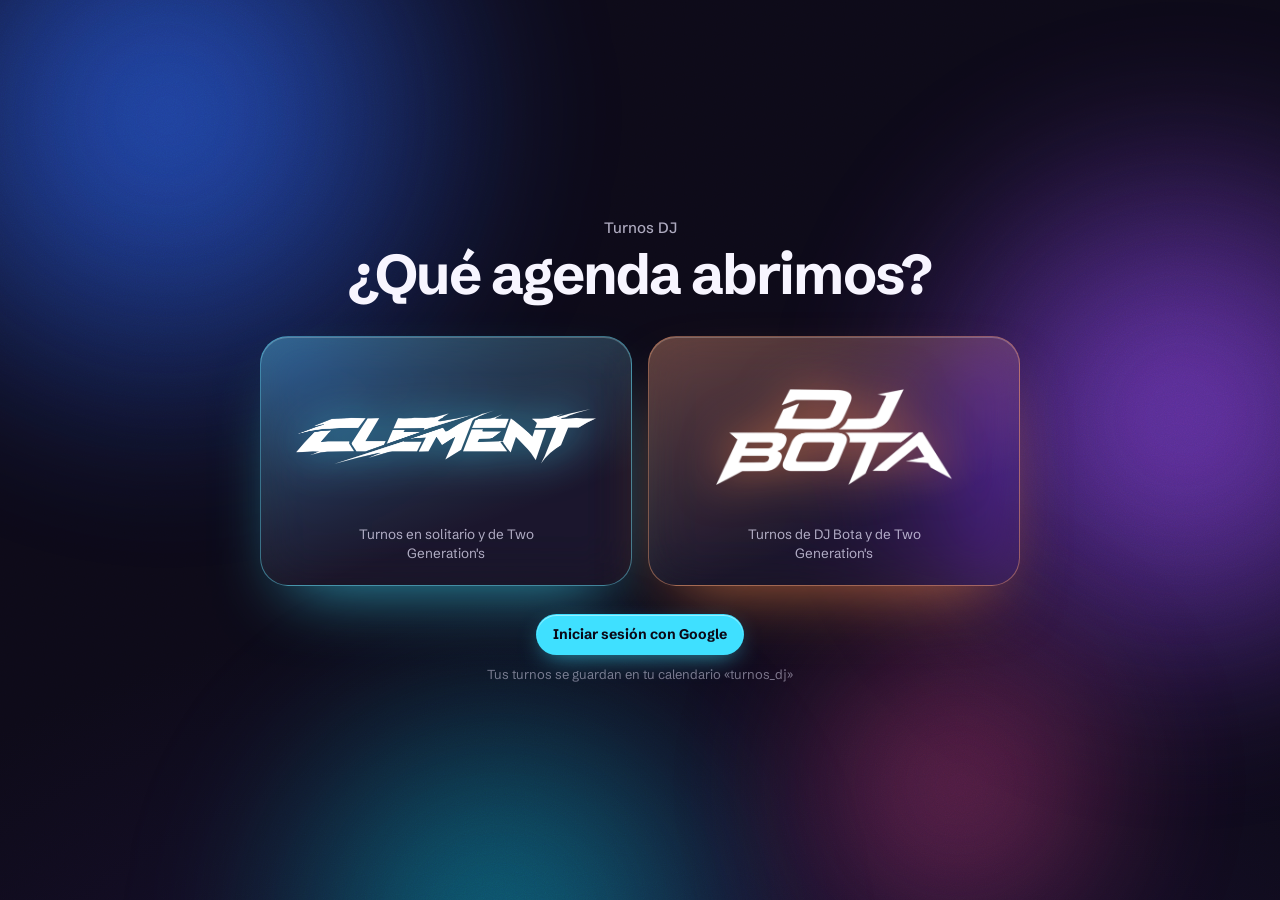
<file: index.html>
<!DOCTYPE html>
<html lang="es">
<head>
<meta charset="UTF-8">
<meta name="viewport" content="width=device-width, initial-scale=1">
<title>Turnos DJ</title>
<meta http-equiv="refresh" content="0; url=turnos/">
<link rel="canonical" href="turnos/">
<script>location.replace('turnos/' + location.search + location.hash);</script>
</head>
<body style="font-family:system-ui,sans-serif;background:#0A0A10;color:#fff;display:grid;place-items:center;min-height:100vh;margin:0">
<p>Abriendo <a href="turnos/" style="color:#4C8DFF">Turnos DJ</a>…</p>
<script>
/* Quita el service worker antiguo de la app de Exámenes (ya no existe) */
if ('serviceWorker' in navigator) navigator.serviceWorker.getRegistrations()
  .then(rs => rs.forEach(r => { if (!new URL(r.scope).pathname.includes('/turnos/')) r.unregister(); })).catch(() => {});
</script>
</body>
</html>
</file>
<file: turnos/app.css>
/* Turnos DJ — panel «Liquid Glass»
   Paneles de cristal esmerilado sobre luces de sala en movimiento. Cada DJ tiene su
   iluminación: CLEMENT en láser cian y violeta, DJ Bota en naranja y magenta. */
:root{
  --stage:#0D0A18;
  --glass:rgba(255,255,255,.075);
  --glass-2:rgba(255,255,255,.12);
  --glass-hi:rgba(255,255,255,.22);
  --edge:rgba(255,255,255,.14);
  --edge-2:rgba(255,255,255,.26);
  --text:#F7F5FF; --text2:rgba(236,232,255,.72); --text3:rgba(236,232,255,.48);
  --clement:#3FE0FF; --bota:#FF8A4C; --tg:#6BF2B5;
  --money:#FFD35C; --danger:#FF6B86; --ok:#6BF2B5;
  --accent:var(--clement); --accent-ink:#0B0816;
  --l1:#2E6BFF; --l2:#9B4DFF; --l3:#00C2D6; --l4:#FF4FA3;
  --r-xl:28px; --r:22px; --r-sm:14px;
  --blur:blur(26px) saturate(170%);
  --safe-t:env(safe-area-inset-top,0px); --safe-b:env(safe-area-inset-bottom,0px);
  --font:"Schibsted Grotesk",-apple-system,BlinkMacSystemFont,"Segoe UI",Roboto,Arial,sans-serif;
  --font-d:"Big Shoulders Display","Arial Narrow",Impact,sans-serif;
  --ease-out:cubic-bezier(.16,1,.3,1);
  --spring:cubic-bezier(.34,1.56,.64,1);
  color-scheme:dark;
}
html[data-owner="DJ Bota"]{--l1:#FF6A2B;--l2:#D9327A;--l3:#FFB13B;--l4:#7A3DFF}
*{box-sizing:border-box;-webkit-tap-highlight-color:transparent}
html{background:var(--stage)}
html,body{margin:0;color:var(--text);font-family:var(--font);font-size:16px;line-height:1.4;-webkit-font-smoothing:antialiased;-webkit-text-size-adjust:100%}
body{min-height:100vh;min-height:100dvh;overscroll-behavior-y:none}
button{font:inherit;color:inherit;border:0;background:none;padding:0;cursor:pointer}
input,select,textarea{font:inherit;color:var(--text)}
h1,h2,h3,h4{margin:0}
svg{width:18px;height:18px;fill:none;stroke:currentColor;stroke-width:2;stroke-linecap:round;stroke-linejoin:round;flex:none}
.hidden{display:none!important}
:focus-visible{outline:2px solid var(--accent);outline-offset:3px;border-radius:10px}

/* ───── Luces de sala ───── */
.bg{position:fixed;inset:0;z-index:-1;overflow:hidden;background:radial-gradient(120% 90% at 50% 120%,#1A1033 0%,var(--stage) 60%)}
.orb{position:absolute;border-radius:50%;filter:blur(70px);opacity:.75;will-change:transform;transition:background 1.2s}
.o1{width:62vmax;height:62vmax;left:-18vmax;top:-22vmax;background:radial-gradient(circle,var(--l1),transparent 65%);animation:drift1 26s ease-in-out infinite}
.o2{width:55vmax;height:55vmax;right:-20vmax;top:5vmax;background:radial-gradient(circle,var(--l2),transparent 65%);animation:drift2 31s ease-in-out infinite}
.o3{width:48vmax;height:48vmax;left:15vmax;bottom:-26vmax;background:radial-gradient(circle,var(--l3),transparent 65%);opacity:.55;animation:drift3 23s ease-in-out infinite}
.o4{width:34vmax;height:34vmax;right:8vmax;bottom:-8vmax;background:radial-gradient(circle,var(--l4),transparent 65%);opacity:.45;animation:drift1 37s ease-in-out infinite reverse}
.bg::after{content:"";position:absolute;inset:0;opacity:.35;mix-blend-mode:overlay;
  background-image:url("data:image/svg+xml,%3Csvg xmlns='http://www.w3.org/2000/svg' width='160' height='160'%3E%3Cfilter id='n'%3E%3CfeTurbulence type='fractalNoise' baseFrequency='.9' numOctaves='2' stitchTiles='stitch'/%3E%3C/filter%3E%3Crect width='100%25' height='100%25' filter='url(%23n)' opacity='.5'/%3E%3C/svg%3E")}
@keyframes drift1{0%,100%{transform:translate(0,0) scale(1)}50%{transform:translate(12vmax,9vmax) scale(1.12)}}
@keyframes drift2{0%,100%{transform:translate(0,0) scale(1)}50%{transform:translate(-10vmax,14vmax) scale(.9)}}
@keyframes drift3{0%,100%{transform:translate(0,0)}50%{transform:translate(14vmax,-8vmax)}}

/* ───── Cristal ───── */
.glass{position:relative;isolation:isolate;background:linear-gradient(155deg,var(--glass-2) 0%,var(--glass) 45%,rgba(255,255,255,.04) 100%);
  -webkit-backdrop-filter:var(--blur);backdrop-filter:var(--blur);border:1px solid var(--edge);border-radius:var(--r);
  box-shadow:inset 0 1px 0 var(--glass-hi),inset 0 -1px 0 rgba(255,255,255,.04),0 24px 60px -24px rgba(0,0,0,.55)}
/* Brillo que sigue al dedo o al ratón */
.glass::before{content:"";position:absolute;inset:0;border-radius:inherit;pointer-events:none;z-index:-1;opacity:0;transition:opacity .35s;
  background:radial-gradient(420px circle at var(--mx,50%) var(--my,0%),rgba(255,255,255,.13),transparent 45%)}
.glass:hover::before{opacity:1}
.lift{transition:transform .45s var(--spring),box-shadow .45s,border-color .3s}
.lift:hover{transform:translateY(-5px);border-color:var(--edge-2);box-shadow:inset 0 1px 0 var(--glass-hi),0 34px 70px -26px rgba(0,0,0,.65)}

/* ───── Estructura ───── */
#app{max-width:1320px;margin:0 auto;padding:calc(var(--safe-t) + 14px) 16px calc(112px + var(--safe-b))}
@media (min-width:1000px){#app{padding:calc(var(--safe-t) + 18px) 28px 40px 116px}}
.board{display:grid;gap:16px;grid-template-columns:repeat(12,minmax(0,1fr))}
.board > *{grid-column:1 / -1;min-width:0}
@media (min-width:1000px){
  .c-8{grid-column:span 8!important}.c-4{grid-column:span 4!important}
  .c-5{grid-column:span 5!important}.c-3{grid-column:span 3!important}.c-7{grid-column:span 7!important}
}
@media (min-width:700px) and (max-width:999px){.c-half{grid-column:span 6!important}}
/* En móvil y tablet primero lo urgente: el próximo turno y la semana */
@media (max-width:999px){
  .o-hello{order:0}.o-connect{order:1}.o-pass{order:2}.o-kpis{order:3}.o-week{order:4}.o-table{order:5}
  .o-year{order:6}.o-team{order:7}.o-filt{order:7}.o-chart{order:8}.o-cal{order:9}.o-venues{order:10}.o-goal{order:11}
}
.o-goal{container-type:inline-size}
@container (max-width:340px){.goal{flex-direction:column;text-align:center}.goal-t p{margin-bottom:10px}}
.panel{padding:20px}
.ph{display:flex;align-items:center;justify-content:space-between;gap:12px;flex-wrap:wrap;margin-bottom:16px}
.ph h3{font-size:17px;font-weight:700;letter-spacing:-.01em}
.ph p{margin:2px 0 0;font-size:13px;color:var(--text2)}
.anchor{scroll-margin-top:90px}

/* ───── Barra superior ───── */
.topbar{position:sticky;top:calc(var(--safe-t) + 10px);z-index:30;display:flex;align-items:center;justify-content:space-between;gap:10px;padding:8px 8px 8px 10px;border-radius:999px;margin-bottom:22px}
.who{display:flex;align-items:center;gap:10px;min-width:0;padding:4px 12px 4px 6px;border-radius:999px;transition:background .25s}
.who:hover{background:rgba(255,255,255,.08)}
.who .wm{height:26px;width:auto;filter:drop-shadow(0 0 12px color-mix(in srgb,var(--accent) 55%,transparent))}
.who .wm.two{height:36px}                       /* logo de DJ BOTA: dos líneas */
.who .sw{color:var(--text3);display:flex}
.who .sw svg{width:15px;height:15px}
.tabs{display:none;gap:4px;padding:4px;border-radius:999px;background:rgba(0,0,0,.18);box-shadow:inset 0 1px 2px rgba(0,0,0,.25)}
@media (min-width:1000px){.tabs{display:flex}}
.tabs button{display:flex;align-items:center;gap:7px;padding:8px 15px;border-radius:999px;font-size:13.5px;font-weight:600;color:var(--text2);transition:color .25s,background .35s var(--ease-out),box-shadow .35s}
.tabs button svg{width:15px;height:15px}
.tabs button:hover{color:var(--text)}
.tabs button.on{color:var(--text);background:rgba(255,255,255,.14);box-shadow:inset 0 1px 0 rgba(255,255,255,.25),0 4px 14px rgba(0,0,0,.25)}
.tools{display:flex;align-items:center;gap:6px}
.iconbtn{width:40px;height:40px;border-radius:50%;display:grid;place-items:center;background:rgba(255,255,255,.08);border:1px solid var(--edge);color:var(--text2);transition:color .2s,background .2s,transform .2s var(--spring)}
.iconbtn:hover{color:var(--text);background:rgba(255,255,255,.14)}
.iconbtn:active{transform:scale(.9)}
.tools .addtop{display:none}
@media (min-width:1000px){.tools .addtop{display:inline-flex}}

/* Estado de sincronización: mini ecualizador */
.sync{display:inline-flex;align-items:center;gap:9px;height:40px;padding:0 14px 0 13px;border-radius:999px;background:rgba(255,255,255,.08);border:1px solid var(--edge);font-size:13px;font-weight:600;color:var(--text2);white-space:nowrap;transition:background .2s}
.sync:hover{background:rgba(255,255,255,.14)}
.eq{display:flex;align-items:flex-end;gap:2px;height:14px}
.eq i{width:3px;border-radius:2px;background:var(--text3);height:40%}
.eq i:nth-child(2){height:75%}.eq i:nth-child(3){height:55%}
[data-s=ok] .eq i{background:var(--ok)}
[data-s=syncing] .eq i,[data-s=pending] .eq i{background:var(--money);animation:eq .9s ease-in-out infinite}
[data-s=syncing] .eq i:nth-child(2),[data-s=pending] .eq i:nth-child(2){animation-delay:-.3s}
[data-s=syncing] .eq i:nth-child(3),[data-s=pending] .eq i:nth-child(3){animation-delay:-.6s}
[data-s=error] .eq i,[data-s=reauth] .eq i,[data-s=nocal] .eq i{background:var(--danger)}
@keyframes eq{0%,100%{height:25%}50%{height:100%}}
@media (max-width:480px){.sync .txt{display:none}.sync{padding:0 13px}}

/* ───── Saludo ───── */
.hello{display:flex;align-items:flex-end;justify-content:space-between;gap:16px;flex-wrap:wrap;margin:0 4px 4px}
.hello h1{font-size:clamp(26px,5vw,38px);font-weight:700;letter-spacing:-.025em;line-height:1.05}
.hello p{margin:6px 0 0;color:var(--text2);font-size:14.5px}
.seg{display:flex;gap:3px;padding:4px;border-radius:999px}
.seg button{padding:8px 16px;border-radius:999px;font-size:13.5px;font-weight:600;color:var(--text2);transition:background .35s var(--ease-out),color .25s}
.seg button.on{background:var(--text);color:var(--stage)}

/* ───── Botones ───── */
.btn{display:inline-flex;align-items:center;justify-content:center;gap:7px;border:1px solid var(--edge);background:rgba(255,255,255,.1);color:var(--text);padding:10px 16px;border-radius:999px;font-size:14px;font-weight:600;transition:background .2s,transform .2s var(--spring),filter .2s}
.btn:hover{background:rgba(255,255,255,.16)}
.btn:active{transform:scale(.96)}
.btn.primary{background:var(--accent);color:var(--accent-ink);border-color:transparent;font-weight:700;box-shadow:0 8px 24px -8px color-mix(in srgb,var(--accent) 70%,transparent),inset 0 1px 0 rgba(255,255,255,.45)}
.btn.primary:hover{filter:brightness(1.08)}
.btn.small{padding:8px 13px;font-size:13px}
.btn.danger{color:var(--danger)}
.btn svg{width:16px;height:16px}
a.btn{text-decoration:none}

/* ───── Conexión ───── */
.connect{display:flex;align-items:center;justify-content:space-between;gap:14px;flex-wrap:wrap;padding:18px 20px}
.connect b{display:block;font-size:15px;margin-bottom:2px}
.connect span{font-size:13.5px;color:var(--text2)}

/* Aviso: aún no ves los turnos de tu socio */
.hint{display:flex;align-items:center;justify-content:space-between;gap:14px;flex-wrap:wrap;padding:18px 20px;border-color:color-mix(in srgb,var(--accent) 40%,var(--edge))}
.hint b{display:block;font-size:15px;margin-bottom:2px}
.hint span{font-size:13.5px;color:var(--text2)}
.hint > div{flex:1 1 280px}
.ro-tag{display:inline-block;font-size:12px;font-weight:600;color:var(--text3);white-space:nowrap;padding:4px 9px;border-radius:999px;background:rgba(255,255,255,.06)}

/* ───── KPIs ───── */
.kpis{display:grid;grid-template-columns:repeat(2,minmax(0,1fr));gap:12px}
@media (min-width:1000px){.kpis{grid-template-columns:repeat(4,minmax(0,1fr));gap:16px}}
.kpi{--kc:var(--accent);padding:16px 16px 14px;overflow:hidden}
.kpi-h{display:flex;align-items:center;gap:9px;font-size:13px;color:var(--text2);font-weight:600}
.kpi-ic{width:32px;height:32px;border-radius:10px;display:grid;place-items:center;color:var(--kc);background:color-mix(in srgb,var(--kc) 16%,transparent);box-shadow:inset 0 1px 0 rgba(255,255,255,.18)}
.kpi-ic svg{width:16px;height:16px}
.kpi-v{font-family:var(--font-d);font-weight:900;font-size:clamp(34px,6vw,44px);line-height:1;margin:14px 0 10px;font-variant-numeric:tabular-nums;letter-spacing:.005em}
.kpi-f{display:flex;align-items:flex-end;justify-content:space-between;gap:8px}
.delta{display:inline-flex;align-items:center;gap:3px;padding:3px 8px;border-radius:999px;font-size:12px;font-weight:700;white-space:nowrap;background:rgba(255,255,255,.08);color:var(--text2)}
.delta.up{color:var(--ok);background:color-mix(in srgb,var(--ok) 14%,transparent)}
.delta.down{color:var(--danger);background:color-mix(in srgb,var(--danger) 14%,transparent)}
.spark{width:56%;max-width:120px;height:34px;overflow:visible}
.spark .ln{fill:none;stroke:var(--kc);stroke-width:2;vector-effect:non-scaling-stroke;filter:drop-shadow(0 2px 6px color-mix(in srgb,var(--kc) 60%,transparent))}
.spark .ar{stroke:none}
.enter .spark .ln{stroke-dasharray:1;stroke-dashoffset:1;animation:draw 1.4s var(--ease-out) forwards .5s}
@keyframes draw{to{stroke-dashoffset:0}}

/* ───── Gráfico de ingresos ───── */
.chart{position:relative;display:grid;grid-template-columns:repeat(12,minmax(0,1fr));gap:clamp(4px,1.4vw,14px);height:250px;align-items:end;padding-top:30px}
.col{position:relative;display:flex;flex-direction:column;align-items:center;gap:8px;height:100%}
.col .trk{position:relative;flex:1;width:100%;max-width:46px;border-radius:999px;background:rgba(255,255,255,.06);box-shadow:inset 0 1px 0 rgba(255,255,255,.08);display:flex;align-items:flex-end;overflow:visible}
.col .fill{position:relative;width:100%;border-radius:999px;display:flex;flex-direction:column-reverse;overflow:hidden;transform-origin:bottom;
  background:linear-gradient(180deg,rgba(255,255,255,.55),rgba(255,255,255,.18));box-shadow:inset 0 1px 0 rgba(255,255,255,.6)}
.col .fill .c{background:linear-gradient(180deg,rgba(255,255,255,.75),rgba(255,255,255,.32))}
.col .fill .p{background:repeating-linear-gradient(135deg,rgba(255,211,92,.85) 0 5px,rgba(255,211,92,.55) 5px 10px)}
.col.cur .fill{box-shadow:0 0 28px color-mix(in srgb,var(--accent) 70%,transparent),inset 0 1px 0 rgba(255,255,255,.7)}
.col.cur .fill .c{background:linear-gradient(180deg,color-mix(in srgb,var(--accent) 70%,#fff),var(--accent))}
.col .ml{font-size:12px;color:var(--text3);font-weight:600}
.col.now .ml{color:var(--text)}
.col .tip{position:absolute;bottom:calc(100% + 8px);left:50%;transform:translate(-50%,6px);padding:5px 9px;border-radius:10px;background:var(--text);color:var(--stage);font-size:12px;font-weight:700;white-space:nowrap;opacity:0;pointer-events:none;transition:opacity .2s,transform .3s var(--spring);z-index:2}
.col:hover .tip,.col:focus-visible .tip,.col.cur .tip{opacity:1;transform:translate(-50%,0)}
.enter .col .fill{animation:growY 1.1s var(--ease-out) both}
@keyframes growY{from{transform:scaleY(0)}}
.legend{display:flex;gap:14px;flex-wrap:wrap;font-size:12.5px;color:var(--text2)}
.legend i{display:inline-block;width:10px;height:10px;border-radius:3px;margin-right:6px;vertical-align:-1px}
.big-n{font-family:var(--font-d);font-weight:900;font-size:30px;line-height:1;color:var(--money)}

/* ───── Pase del próximo turno ───── */
.pass{--pc:var(--accent);display:flex;flex-direction:column;overflow:hidden;
  background:linear-gradient(150deg,color-mix(in srgb,var(--pc) 34%,rgba(255,255,255,.1)) 0%,var(--glass) 55%);
  border-color:color-mix(in srgb,var(--pc) 45%,var(--edge))}
.pass-main{padding:20px 20px 16px}
.pass-top{display:flex;align-items:center;justify-content:space-between;gap:10px;margin-bottom:14px;font-size:13px;color:var(--text2);font-weight:600}
.tag{display:inline-flex;align-items:center;gap:6px;padding:4px 10px;border-radius:999px;font-size:12.5px;font-weight:700;color:var(--tc);background:color-mix(in srgb,var(--tc) 16%,transparent);border:1px solid color-mix(in srgb,var(--tc) 35%,transparent)}
.tag .eq{height:11px}.tag .eq i{background:var(--tc);animation:eq .8s ease-in-out infinite}
.tag .eq i:nth-child(2){animation-delay:-.25s}.tag .eq i:nth-child(3){animation-delay:-.5s}
.pass h2{font-family:var(--font-d);font-weight:900;font-size:clamp(36px,7vw,46px);line-height:.92;text-transform:uppercase;margin-bottom:6px;overflow-wrap:anywhere}
.pass-where{margin:0 0 14px;font-size:14.5px;color:var(--text2)}
.pass-info{display:flex;flex-wrap:wrap;gap:10px 22px;margin:0}
.pass-info dt{font-size:12px;color:var(--text3);margin-bottom:2px}
.pass-info dd{margin:0;font-size:14px;font-weight:600}
.pass-stub{position:relative;display:flex;align-items:flex-end;justify-content:space-between;gap:12px;padding:16px 20px 18px;border-top:1.5px dashed color-mix(in srgb,var(--pc) 45%,var(--edge))}
.cd{display:flex;gap:12px}
.cd .u{display:flex;flex-direction:column}
.cd b{font-family:var(--font-d);font-weight:900;font-size:40px;line-height:.95;font-variant-numeric:tabular-nums;color:var(--pc);text-shadow:0 0 24px color-mix(in srgb,var(--pc) 60%,transparent)}
.cd span{font-size:11.5px;color:var(--text2);font-weight:600}
.cd.live{font-family:var(--font-d);font-weight:900;font-size:30px;line-height:1;color:var(--ok)}
.pass-cache{text-align:right}
.pass-cache span{display:block;font-size:12px;color:var(--text3)}
.pass-cache b{font-family:var(--font-d);font-weight:900;font-size:36px;line-height:1;color:var(--money)}
.foil{position:absolute;inset:0;border-radius:inherit;pointer-events:none;z-index:-1;overflow:hidden;opacity:.5;mix-blend-mode:screen}
.foil::before{content:"";position:absolute;inset:-60%;animation:foil 12s linear infinite;
  background:conic-gradient(from 210deg at 50% 50%,transparent 0 18%,rgba(63,224,255,.25) 26%,rgba(160,110,255,.25) 34%,rgba(255,122,69,.2) 42%,transparent 52% 100%)}
@keyframes foil{to{transform:rotate(360deg)}}
.pass.empty{padding:22px 20px;color:var(--text2);font-size:14px}
.pass.empty h2{color:var(--text);font-size:36px}

/* ───── Próximos 7 días ───── */
.week{display:flex;flex-direction:column;gap:6px}
.wk{--dc:var(--accent);display:grid;grid-template-columns:auto 1fr auto;gap:12px;align-items:center;padding:10px 12px;border-radius:16px;background:rgba(255,255,255,.06);border:1px solid rgba(255,255,255,.07);transition:background .2s,transform .3s var(--spring);text-align:left;width:100%}
.wk:hover{background:rgba(255,255,255,.11);transform:translateX(3px)}
.wk .wd{width:44px;text-align:center;line-height:1}
.wk .wd b{display:block;font-family:var(--font-d);font-weight:900;font-size:24px}
.wk .wd span{font-size:11px;color:var(--text3);font-weight:600}
.wk .wt{min-width:0}
.wk .wt b{display:flex;align-items:center;gap:7px;font-size:14px;white-space:nowrap;overflow:hidden;text-overflow:ellipsis}
.wk .wt b::before{content:"";width:7px;height:7px;border-radius:50%;background:var(--dc);flex:none;box-shadow:0 0 8px var(--dc)}
.wk .wt span{display:block;font-size:12.5px;color:var(--text2);white-space:nowrap;overflow:hidden;text-overflow:ellipsis}
.wk .wc{font-family:var(--font-d);font-weight:800;font-size:20px;color:var(--money)}

/* ───── Tabla de turnos ───── */
.tbar{display:flex;gap:10px;flex-wrap:wrap;align-items:center}
.search{display:flex;align-items:center;gap:8px;height:40px;padding:0 14px;border-radius:999px;background:rgba(0,0,0,.2);border:1px solid var(--edge);color:var(--text3);min-width:0;flex:1 1 200px;max-width:320px;transition:border-color .2s,box-shadow .2s}
.search:focus-within{border-color:var(--accent);box-shadow:0 0 0 3px color-mix(in srgb,var(--accent) 22%,transparent)}
.search input{flex:1;min-width:0;background:none;border:0;outline:0;font-size:14px;color:var(--text)}
.search input::placeholder{color:var(--text3)}
.seg.sm{background:rgba(0,0,0,.2);border:1px solid var(--edge)}
.seg.sm button{padding:6px 12px;font-size:13px}
.tbl{width:100%;border-collapse:separate;border-spacing:0 6px;font-size:14px}
.tbl th{text-align:left;font-size:12.5px;color:var(--text3);font-weight:600;padding:0 12px 2px}
.tbl td{padding:12px;background:rgba(255,255,255,.05);border-top:1px solid rgba(255,255,255,.06);border-bottom:1px solid rgba(255,255,255,.06);vertical-align:middle;transition:background .2s}
.tbl td:first-child{border-left:1px solid rgba(255,255,255,.06);border-radius:14px 0 0 14px}
.tbl td:last-child{border-right:1px solid rgba(255,255,255,.06);border-radius:0 14px 14px 0}
.tbl tr:hover td{background:rgba(255,255,255,.1)}
.tbl tr.past td{color:var(--text2)}
.t-date{display:flex;align-items:center;gap:10px;white-space:nowrap}
.t-date b{font-family:var(--font-d);font-weight:900;font-size:26px;line-height:1;min-width:30px;text-align:center}
.t-date span{font-size:12px;color:var(--text2);line-height:1.2}
.t-name b{display:flex;align-items:center;gap:8px;font-weight:700}
.t-name b::before{content:"";width:8px;height:8px;border-radius:50%;background:var(--dc);flex:none;box-shadow:0 0 8px var(--dc)}
.t-name span{display:block;font-size:12.5px;color:var(--text2);margin-top:2px}
.t-cache{font-family:var(--font-d);font-weight:800;font-size:22px;color:var(--money);white-space:nowrap}
.st{display:inline-flex;align-items:center;gap:5px;padding:4px 9px;border-radius:999px;font-size:12px;font-weight:700;white-space:nowrap;color:var(--sc);background:color-mix(in srgb,var(--sc) 15%,transparent)}
.act{display:flex;gap:2px;justify-content:flex-end}
.act button{width:34px;height:34px;border-radius:50%;display:grid;place-items:center;color:var(--text3);transition:background .2s,color .2s}
.act button:hover{background:rgba(255,255,255,.12);color:var(--text)}
.act button.del:hover{color:var(--danger)}
.act svg{width:16px;height:16px}
.tfoot{display:flex;justify-content:space-between;align-items:center;gap:10px;flex-wrap:wrap;margin-top:10px;font-size:13px;color:var(--text3)}
.tbl-empty{padding:26px 12px;text-align:center;color:var(--text2);font-size:14px}
@media (max-width:760px){
  .tbl thead{display:none}
  .tbl,.tbl tbody{display:block}
  .tbl tr{display:grid;grid-template-columns:auto 1fr auto;grid-template-areas:"d n c" "d s a";gap:6px 12px;align-items:center;padding:12px;margin-bottom:8px;border-radius:16px;background:rgba(255,255,255,.05);border:1px solid rgba(255,255,255,.07)}
  .tbl td{padding:0;background:none!important;border:0!important;border-radius:0!important}
  .tbl td.c-d{grid-area:d}.tbl td.c-n{grid-area:n;min-width:0}.tbl td.c-h{display:none}.tbl td.c-c{grid-area:c;text-align:right}
  .tbl td.c-s{grid-area:s}.tbl td.c-a{grid-area:a}
  .t-date{flex-direction:column;gap:2px;text-align:center}
}

/* ───── Reparto de Two Generation's ───── */
.split{margin:0 0 12px;padding:12px 12px 2px;border-radius:16px;border:1px solid color-mix(in srgb,var(--tg) 40%,var(--edge));background:color-mix(in srgb,var(--tg) 8%,transparent)}
.split-h{margin:0 0 10px;font-size:13px;font-weight:700;color:var(--tg)}
.split-sum{margin:-4px 0 10px;font-size:12.5px;color:var(--text2)}
.split-sum.bad{color:var(--danger)}
.parts{display:block;font-family:var(--font);font-size:11.5px;font-weight:600;line-height:1.3;color:var(--tg);margin-top:3px;letter-spacing:0}
.parts.miss,.wc small.miss{color:var(--money)}
.parts .pp{white-space:nowrap}
.wc small{display:block;font-family:var(--font);font-size:11px;font-weight:600;color:var(--tg);text-align:right;margin-top:2px}
.pass-cache .parts{margin-top:6px}
@media (max-width:760px){.tbl td.c-c{max-width:124px}.tbl td.c-c .parts{text-align:right}}

/* ───── Ganancias del año y equipo ───── */
.yr-big{font-family:var(--font-d);font-weight:900;font-size:clamp(46px,9vw,64px);line-height:1;color:var(--money);margin:4px 0 10px}
.yr-big.team{color:#B18CFF}
.yr-row{display:flex;flex-wrap:wrap;gap:6px 18px;font-size:13.5px;color:var(--text2);margin-bottom:14px}
.yr-row b{color:var(--text)}
.yr-bars{display:grid;grid-template-columns:repeat(12,1fr);gap:4px;align-items:end;height:46px;margin-bottom:14px}
.yr-bars i{display:block;min-height:3px;border-radius:4px;background:linear-gradient(180deg,var(--money),color-mix(in srgb,var(--money) 40%,transparent))}
.team-card{border-color:color-mix(in srgb,#B18CFF 35%,var(--edge))}
.parts.team,.parts .pp.team{color:#B18CFF}
.r3{display:grid;grid-template-columns:repeat(3,1fr);gap:8px}
.team-h{display:flex;align-items:center;justify-content:space-between;gap:10px;margin-bottom:10px}
.team-h .split-h{margin:0}
.split.team{border-color:color-mix(in srgb,#B18CFF 40%,var(--edge));background:color-mix(in srgb,#B18CFF 8%,transparent)}
.split.team .split-h{color:#B18CFF}
.team-seg button[aria-pressed=true]{background:var(--text);color:var(--stage)}
.split[hidden],.f[hidden]{display:none}

/* ───── Importar la hoja ───── */
.imp{display:flex;flex-direction:column;gap:4px;max-height:46vh;overflow-y:auto;margin:4px 0 6px}
.imp-r{display:grid;grid-template-columns:56px 1fr auto;gap:10px;align-items:center;padding:8px 10px;border-radius:12px;background:rgba(255,255,255,.06);font-size:14px}
.imp-r .d{font-weight:700;color:var(--text2);font-size:13px}
.imp-r .c{font-family:var(--font-d);font-weight:800;font-size:18px;color:var(--money)}
.imp-r small{display:block;font-size:12px;color:var(--text3)}
.imp-r.dup{opacity:.5}
.imp-r.dup .c{color:var(--text3)}

/* ───── Calendario ───── */
.cal-h{display:flex;align-items:center;justify-content:space-between;margin-bottom:12px}
.cal-h .nav{display:flex;gap:6px}
.grid{display:grid;grid-template-columns:repeat(7,1fr);gap:4px}
.dow{text-align:center;font-size:12px;color:var(--text3);padding:2px 0 6px;font-weight:600}
.day{position:relative;aspect-ratio:1;border-radius:14px;display:flex;flex-direction:column;align-items:center;justify-content:center;gap:4px;font-size:14.5px;font-weight:600;color:var(--text2);transition:background .2s,transform .2s var(--spring)}
.day:hover{background:rgba(255,255,255,.08)}
.day:active{transform:scale(.9)}
.day.out{opacity:.3}
.day.has{color:var(--text);background:rgba(255,255,255,.08)}
.day.today{box-shadow:inset 0 0 0 1.5px var(--accent);color:var(--text)}
.day.sel{background:var(--accent)!important;color:var(--accent-ink)!important;box-shadow:0 8px 22px -6px color-mix(in srgb,var(--accent) 80%,transparent)}
.dots{display:flex;gap:3px;height:5px}
.dots i{width:5px;height:5px;border-radius:50%;background:var(--dc)}
.day.sel .dots i{background:var(--accent-ink)}
.detail{margin-top:14px;padding-top:14px;border-top:1px solid var(--edge);animation:detailIn .4s var(--ease-out)}
.detail h4{font-size:15px;font-weight:700;margin-bottom:10px}
.quick{display:flex;gap:8px;flex-wrap:wrap;margin-top:10px}
@keyframes detailIn{from{opacity:0;transform:translateY(-6px)}}
.drow{--dc:var(--accent);display:grid;grid-template-columns:1fr auto auto;gap:10px;align-items:center;padding:10px 12px;border-radius:14px;background:rgba(255,255,255,.06);margin-bottom:6px}
.drow .t-name span{white-space:normal}

/* ───── Locales ───── */
.rank{display:flex;flex-direction:column;gap:12px}
.rk{display:grid;grid-template-columns:22px 1fr auto;gap:10px;align-items:center}
.rk .pos{font-family:var(--font-d);font-weight:900;font-size:20px;color:var(--text3);text-align:center}
.rk:first-child .pos{color:var(--money)}
.rk .nm{font-size:14px;font-weight:600;white-space:nowrap;overflow:hidden;text-overflow:ellipsis}
.rk .sub{font-size:12px;color:var(--text3)}
.rk .meter{grid-column:2 / -1;height:6px;border-radius:3px;background:rgba(255,255,255,.07);overflow:hidden;margin-top:-4px}
.rk .meter i{display:block;height:100%;border-radius:3px;background:linear-gradient(90deg,var(--accent),color-mix(in srgb,var(--accent) 40%,#fff));transform-origin:left}
.rk .val{font-family:var(--font-d);font-weight:800;font-size:20px;color:var(--money)}
.enter .rk .meter i{animation:growX 1.2s var(--ease-out) both .5s}
@keyframes growX{from{transform:scaleX(0)}}

/* ───── Objetivo del mes ───── */
.goal{display:flex;align-items:center;gap:18px}
.ring{position:relative;width:128px;height:128px;flex:none}
.ring svg{width:100%;height:100%;transform:rotate(-90deg)}
.ring .tr{stroke:rgba(255,255,255,.09);stroke-width:10}
.ring .pr{stroke:url(#gGoal);stroke-width:10;stroke-linecap:round;filter:drop-shadow(0 0 8px color-mix(in srgb,var(--accent) 70%,transparent))}
.enter .ring .pr{animation:ringIn 1.6s var(--ease-out) both .5s}
@keyframes ringIn{from{stroke-dashoffset:1}}
.ring .in{position:absolute;inset:0;display:grid;place-items:center;text-align:center}
.ring .in b{font-family:var(--font-d);font-weight:900;font-size:34px;line-height:1}
.ring .in span{font-size:11.5px;color:var(--text2);display:block}
.goal-t b{display:block;font-family:var(--font-d);font-weight:900;font-size:28px;line-height:1;color:var(--money)}
.goal-t p{margin:4px 0 12px;font-size:13px;color:var(--text2)}

/* ───── Entrada del panel: una sola secuencia ───── */
.enter .board > *{animation:glassIn .9s var(--ease-out) both}
.enter .board > :nth-child(2){animation-delay:.05s}.enter .board > :nth-child(3){animation-delay:.1s}
.enter .board > :nth-child(4){animation-delay:.15s}.enter .board > :nth-child(5){animation-delay:.2s}
.enter .board > :nth-child(6){animation-delay:.25s}.enter .board > :nth-child(n+7){animation-delay:.3s}
.enter .kpis > *{animation:glassIn .9s var(--ease-out) both}
.enter .kpis > :nth-child(2){animation-delay:.08s}.enter .kpis > :nth-child(3){animation-delay:.16s}.enter .kpis > :nth-child(4){animation-delay:.24s}
@keyframes glassIn{from{opacity:0;transform:translateY(22px) scale(.98);filter:blur(8px)}}

/* ───── Dock (abajo en el móvil, a la izquierda en el ordenador) ───── */
.dock{position:fixed;z-index:40;left:50%;bottom:calc(12px + var(--safe-b));transform:translateX(-50%);display:flex;align-items:center;gap:4px;padding:7px;border-radius:999px;
  animation:dockIn .8s var(--spring) both .3s}
.dock button{position:relative;width:52px;height:46px;border-radius:999px;display:flex;flex-direction:column;align-items:center;justify-content:center;gap:2px;color:var(--text3);font-size:10px;font-weight:600;transition:color .25s,background .35s var(--ease-out)}
.dock button svg{width:20px;height:20px}
.dock button.on{color:var(--text);background:rgba(255,255,255,.14);box-shadow:inset 0 1px 0 rgba(255,255,255,.22)}
.dock button.add{width:54px;height:54px;margin:0 4px;background:var(--accent);color:var(--accent-ink);box-shadow:0 10px 26px -6px color-mix(in srgb,var(--accent) 75%,transparent),inset 0 1px 0 rgba(255,255,255,.5);transition:transform .3s var(--spring)}
.dock button.add svg{width:24px;height:24px;stroke-width:2.6}
.dock button.add:hover{transform:rotate(90deg)}
.dock button.add:active{transform:scale(.9)}
.dock .lbl{display:none}
@keyframes dockIn{from{opacity:0;transform:translate(-50%,40px)}}
@media (min-width:1000px){
  .dock{left:22px;top:50%;bottom:auto;transform:translateY(-50%);flex-direction:column;padding:8px;animation-name:railIn}
  .dock button{width:50px;height:50px}
  .dock button.add{margin:6px 0}
  @keyframes railIn{from{opacity:0;transform:translate(-30px,-50%)}}
  .dock button .lbl{display:block;position:absolute;left:calc(100% + 14px);top:50%;transform:translate(-6px,-50%);padding:6px 11px;border-radius:10px;background:var(--text);color:var(--stage);font-size:12.5px;white-space:nowrap;opacity:0;pointer-events:none;transition:opacity .2s,transform .3s var(--spring)}
  .dock button:hover .lbl{opacity:1;transform:translate(0,-50%)}
}

/* ───── Selector de agenda ───── */
#selector{position:fixed;inset:0;z-index:80;display:flex;align-items:center;justify-content:center;padding:calc(var(--safe-t) + 28px) 18px calc(var(--safe-b) + 28px);overflow:hidden auto;transition:opacity .5s var(--ease-out),visibility .5s,transform .5s var(--ease-out)}
#selector.hidden{display:flex!important;opacity:0;visibility:hidden;pointer-events:none;transform:scale(1.04)}
.sel-box{position:relative;z-index:1;width:100%;max-width:760px;text-align:center}
.sel-kicker{margin:0 0 8px;font-size:15px;color:var(--text2);font-weight:500;animation:glassIn .8s var(--ease-out) both}
.sel-box h1{font-size:clamp(34px,7vw,56px);font-weight:700;letter-spacing:-.03em;line-height:1;margin-bottom:34px;animation:glassIn .8s var(--ease-out) both .08s}
.owners{display:grid;grid-template-columns:1fr 1fr;gap:16px}
.owner{position:relative;isolation:isolate;overflow:hidden;display:flex;flex-direction:column;align-items:center;justify-content:space-between;gap:18px;min-height:250px;padding:30px 22px 22px;border-radius:var(--r-xl);
  background:linear-gradient(160deg,color-mix(in srgb,var(--oc) 26%,rgba(255,255,255,.12)) 0%,rgba(255,255,255,.05) 70%);
  -webkit-backdrop-filter:var(--blur);backdrop-filter:var(--blur);border:1px solid color-mix(in srgb,var(--oc) 35%,var(--edge));
  box-shadow:inset 0 1px 0 var(--glass-hi),0 30px 70px -30px color-mix(in srgb,var(--oc) 70%,transparent);
  transition:transform .45s var(--spring),border-color .3s,box-shadow .3s;animation:glassIn .9s var(--ease-out) both}
.owner::before{content:"";position:absolute;inset:0;border-radius:inherit;pointer-events:none;z-index:-1;opacity:0;transition:opacity .35s;background:radial-gradient(360px circle at var(--mx,50%) var(--my,0%),rgba(255,255,255,.16),transparent 45%)}
.owner:hover::before{opacity:1}
.owner:nth-child(1){animation-delay:.18s}.owner:nth-child(2){animation-delay:.28s}
.owner:hover,.owner:focus-visible{transform:translateY(-6px);border-color:color-mix(in srgb,var(--oc) 70%,transparent);box-shadow:inset 0 1px 0 var(--glass-hi),0 40px 80px -26px color-mix(in srgb,var(--oc) 85%,transparent)}
.owner:active{transform:scale(.97)}
.owner .ro{font-size:13.5px;color:var(--text2);max-width:24ch}
.owner-art{position:relative;flex:1;display:flex;align-items:center;justify-content:center;width:100%}
/* Logos: CLEMENT entra con un corte en diagonal y DJ BOTA a toda velocidad; los dos con un destello de su color */
.owner .wordmark{width:100%;height:auto;filter:drop-shadow(0 0 22px color-mix(in srgb,var(--oc) 60%,transparent));transition:filter .4s}
.owner:hover .wordmark,.owner:focus-visible .wordmark{filter:drop-shadow(0 0 34px color-mix(in srgb,var(--oc) 90%,transparent))}
.o-clement .wordmark{max-width:300px;clip-path:polygon(-30% -100%,140% -100%,120% 200%,-50% 200%);animation:slashIn .9s var(--ease-out) backwards .55s}
@keyframes slashIn{from{clip-path:polygon(-30% -100%,-30% -100%,-50% 200%,-50% 200%)}}
.o-bota .wordmark{max-width:236px;animation:speedIn .8s var(--ease-out) backwards .62s}
@keyframes speedIn{
  from{opacity:0;transform:translateX(-46px) skewX(-14deg);filter:blur(10px) drop-shadow(0 0 22px color-mix(in srgb,var(--oc) 60%,transparent))}
  to{opacity:1;transform:none;filter:blur(0) drop-shadow(0 0 22px color-mix(in srgb,var(--oc) 60%,transparent))}}
.slash{--sa:-12deg;position:absolute;left:-10%;top:50%;width:120%;height:2px;transform-origin:left center;background:linear-gradient(90deg,transparent,var(--oc),#fff,transparent);transform:rotate(var(--sa)) scaleX(0);opacity:0;animation:slashLine .8s var(--ease-out) .45s}
.o-bota .slash{--sa:-5deg;animation-delay:.5s}
@keyframes slashLine{0%{opacity:1;transform:rotate(var(--sa)) scaleX(0)}60%{opacity:1;transform:rotate(var(--sa)) scaleX(1)}100%{opacity:0;transform:rotate(var(--sa)) scaleX(1)}}
.sel-foot{margin-top:28px;display:flex;flex-direction:column;align-items:center;gap:10px;animation:glassIn .8s var(--ease-out) both .4s}
.sel-foot .mail{font-size:13px;color:var(--text3)}
@media (max-width:560px){
  .owners{grid-template-columns:1fr;gap:12px}
  .owner{min-height:106px;flex-direction:row;padding:22px 20px;text-align:left;gap:16px}   /* las dos tarjetas igual de altas */
  .owner .ro{max-width:16ch;font-size:13px}
  .owner-art{justify-content:flex-start}
  .o-clement .wordmark{max-width:190px}
  .o-bota .wordmark{max-width:150px}
  .sel-box h1{margin-bottom:24px}
}

/* ───── Modal / hojas ───── */
.overlay{position:fixed;inset:0;z-index:90;display:flex;flex-direction:column;align-items:center;padding:6vh 14px;overflow-y:auto;
  background:rgba(6,4,14,.45);-webkit-backdrop-filter:blur(6px);backdrop-filter:blur(6px);opacity:0;visibility:hidden;transition:opacity .3s,visibility .3s}
.overlay.show{opacity:1;visibility:visible}
.modal{position:relative;width:100%;max-width:480px;margin:auto 0;padding:24px;border-radius:var(--r-xl);
  background:linear-gradient(160deg,rgba(255,255,255,.16),rgba(255,255,255,.07));-webkit-backdrop-filter:blur(34px) saturate(180%);backdrop-filter:blur(34px) saturate(180%);
  border:1px solid var(--edge-2);box-shadow:inset 0 1px 0 rgba(255,255,255,.3),0 40px 90px -20px rgba(0,0,0,.7);
  transform:translateY(40px) scale(.97);transition:transform .5s var(--spring)}
.overlay.show .modal{transform:none}
.grab{display:none}
.modal h3{font-size:24px;font-weight:700;letter-spacing:-.02em;margin-bottom:4px}
.modal .ms{font-size:13.5px;color:var(--text2);margin:0 0 18px}
.f{margin-bottom:12px}
.f label{display:block;font-size:13px;font-weight:600;color:var(--text2);margin-bottom:6px}
.f input,.f select{width:100%;background:rgba(0,0,0,.25);border:1px solid var(--edge);border-radius:14px;padding:12px 13px;font-size:16px;transition:border-color .2s,box-shadow .2s;-webkit-appearance:none;appearance:none}
.f select{background-image:linear-gradient(45deg,transparent 50%,var(--text2) 50%),linear-gradient(135deg,var(--text2) 50%,transparent 50%);background-position:calc(100% - 18px) 52%,calc(100% - 13px) 52%;background-size:5px 5px;background-repeat:no-repeat;padding-right:34px}
.f select option{background:#1D1630;color:var(--text)}
.f input:focus,.f select:focus{outline:0;border-color:var(--accent);box-shadow:0 0 0 3px color-mix(in srgb,var(--accent) 25%,transparent)}
.f input[type=date],.f input[type=time]{min-height:48px}
.r2{display:grid;grid-template-columns:1fr 1fr;gap:10px}
.mact{display:flex;gap:8px;margin-top:18px;flex-wrap:wrap}
.mact .btn{flex:1;padding:13px}
.ferr{font-size:13px;color:var(--danger);margin-top:6px;display:none}
.ferr.show{display:block;animation:shake .4s}
@keyframes shake{25%{transform:translateX(-5px)}75%{transform:translateX(5px)}}
.list-pick{display:flex;flex-direction:column;gap:8px;margin:12px 0}
.list-pick .btn{justify-content:flex-start;border-radius:14px}
.kv{display:flex;justify-content:space-between;gap:10px;padding:10px 0;border-bottom:1px solid var(--edge);font-size:14px}
.kv span:first-child{color:var(--text2)}
.kv span:last-child{text-align:right;overflow-wrap:anywhere}
.note{font-size:13px;color:var(--text2);line-height:1.5;margin:12px 0}
@media (max-width:560px){
  .overlay{padding:6vh 0 0}
  .modal{margin:auto 0 0;max-width:none;border-radius:var(--r-xl) var(--r-xl) 0 0;border-bottom:0;padding:12px 18px calc(20px + var(--safe-b));transform:translateY(100%)}
  .grab{display:block;width:40px;height:5px;border-radius:3px;background:var(--edge-2);margin:0 auto 14px}
}

/* ───── Ajustes: secciones, compartir, avisos, ¿de quién es la cuenta? ───── */
.sh{font-size:14px;font-weight:700;letter-spacing:-.005em;margin:20px 0 6px;padding-top:14px;border-top:1px solid var(--edge)}
.linkbtn{margin-left:6px;padding:2px 9px;border-radius:999px;font-size:12.5px;font-weight:700;color:var(--accent);background:color-mix(in srgb,var(--accent) 14%,transparent)}
.warn-note{color:var(--danger)}
.share{display:flex;gap:8px;margin:8px 0 2px}
.share input{flex:1;min-width:0;background:rgba(0,0,0,.25);border:1px solid var(--edge);border-radius:999px;padding:11px 15px;font-size:16px;transition:border-color .2s,box-shadow .2s}
.share input:focus{outline:0;border-color:var(--accent);box-shadow:0 0 0 3px color-mix(in srgb,var(--accent) 25%,transparent)}
.chips-pick{display:flex;flex-wrap:wrap;gap:8px;margin:8px 0 2px}
.chip-t{display:inline-flex;align-items:center;gap:7px;padding:9px 14px;border-radius:999px;border:1px solid var(--edge);background:rgba(255,255,255,.06);font-size:13.5px;font-weight:600;color:var(--text2);transition:background .25s,color .25s,border-color .25s,transform .2s var(--spring)}
.chip-t::before{content:"";width:8px;height:8px;border-radius:50%;background:rgba(255,255,255,.2);transition:background .25s,box-shadow .25s}
.chip-t[aria-pressed=true]{color:var(--text);border-color:color-mix(in srgb,var(--accent) 60%,transparent);background:color-mix(in srgb,var(--accent) 18%,transparent)}
.chip-t[aria-pressed=true]::before{background:var(--accent);box-shadow:0 0 8px var(--accent)}
.chip-t:active{transform:scale(.95)}
.who-pick{display:grid;grid-template-columns:1fr 1fr;gap:10px;margin:4px 0 2px}
.who-opt{display:grid;place-items:center;height:118px;padding:18px;border-radius:20px;border:1px solid color-mix(in srgb,var(--oc) 40%,var(--edge));
  background:linear-gradient(160deg,color-mix(in srgb,var(--oc) 24%,rgba(255,255,255,.08)),rgba(255,255,255,.03));transition:transform .35s var(--spring),box-shadow .35s,border-color .3s}
.who-opt img{max-width:100%;max-height:66px;filter:drop-shadow(0 0 16px color-mix(in srgb,var(--oc) 60%,transparent))}
.who-opt:hover,.who-opt:focus-visible{transform:translateY(-3px);border-color:color-mix(in srgb,var(--oc) 75%,transparent);box-shadow:0 18px 40px -16px color-mix(in srgb,var(--oc) 85%,transparent)}
.who-opt:active{transform:scale(.96)}
/* Tu tarjeta en el selector */
.owner.mine::after{content:"Tu cuenta";position:absolute;top:12px;right:12px;padding:4px 10px;border-radius:999px;font-size:11.5px;font-weight:700;color:var(--stage);background:var(--oc);box-shadow:0 6px 16px -6px var(--oc)}

/* ───── Aviso flotante ───── */
#toast{position:fixed;left:50%;bottom:calc(96px + var(--safe-b));transform:translate(-50%,24px) scale(.95);z-index:120;max-width:90vw;text-align:center;
  background:rgba(255,255,255,.9);-webkit-backdrop-filter:blur(20px);backdrop-filter:blur(20px);color:var(--stage);font-size:14px;font-weight:600;padding:12px 18px;border-radius:999px;box-shadow:0 18px 40px -10px rgba(0,0,0,.6);
  opacity:0;pointer-events:none;transition:opacity .25s,transform .45s var(--spring)}
#toast.show{opacity:1;transform:translate(-50%,0) scale(1)}
/* Con una hoja abierta, el aviso sale arriba para no tapar los botones */
body:has(.overlay.show) #toast{bottom:auto;top:calc(var(--safe-t) + 14px);transform:translate(-50%,-24px) scale(.95)}
body:has(.overlay.show) #toast.show{transform:translate(-50%,0) scale(1)}

::view-transition-old(root),::view-transition-new(root){animation-duration:.5s;animation-timing-function:var(--ease-out)}

@media (prefers-reduced-motion:reduce){
  *,*::before,*::after{animation:none!important;transition:none!important}
  .enter .spark .ln{stroke-dashoffset:0}
}

/* ───── Filtrar ganancias ───── */
.filt .f-lab{font-size:12px;font-weight:700;letter-spacing:.08em;text-transform:uppercase;color:var(--text3);margin:14px 0 0}
.filt .chips-pick{max-height:190px;overflow:auto;padding:2px}
.filt .chip-t small{font-size:11.5px;font-weight:700;color:var(--text3);background:rgba(255,255,255,.08);border-radius:999px;padding:1px 7px}
.filt .chip-t[aria-pressed=true] small{color:var(--text)}
.f-res{display:grid;gap:18px 28px;margin-top:18px;padding-top:16px;border-top:1px solid var(--edge)}
@media (min-width:800px){.f-res{grid-template-columns:minmax(0,1fr) minmax(0,1.1fr);align-items:start}}
.filt .dot{display:inline-block;width:8px;height:8px;border-radius:50%;background:var(--dc);margin-right:6px;vertical-align:1px}
.filt .rk .meter i{transition:width .5s var(--ease-out)}
.filt .cal-h{flex-wrap:wrap;gap:10px 14px}
.filt .cal-h .seg button{white-space:nowrap}
@media (max-width:520px){.filt .cal-h .seg{width:100%}.filt .cal-h .seg button{flex:1}}
</file>
